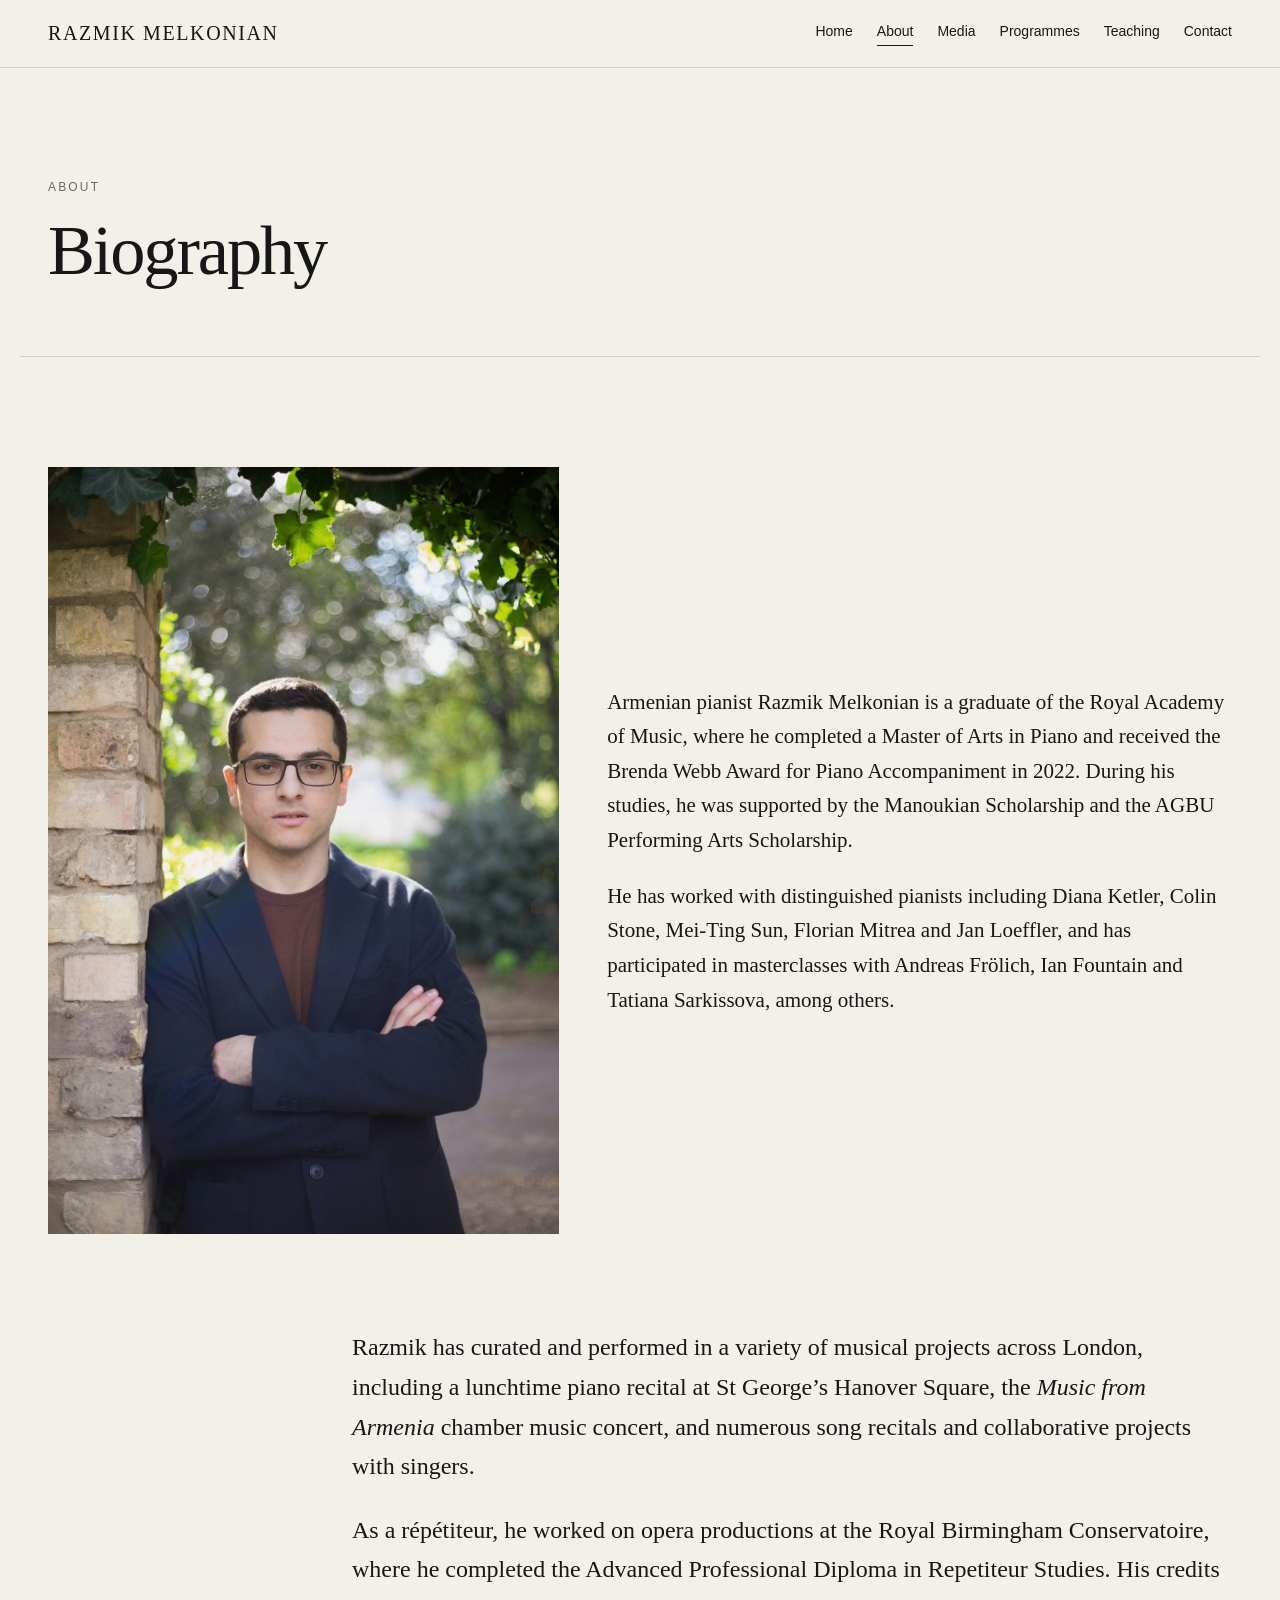
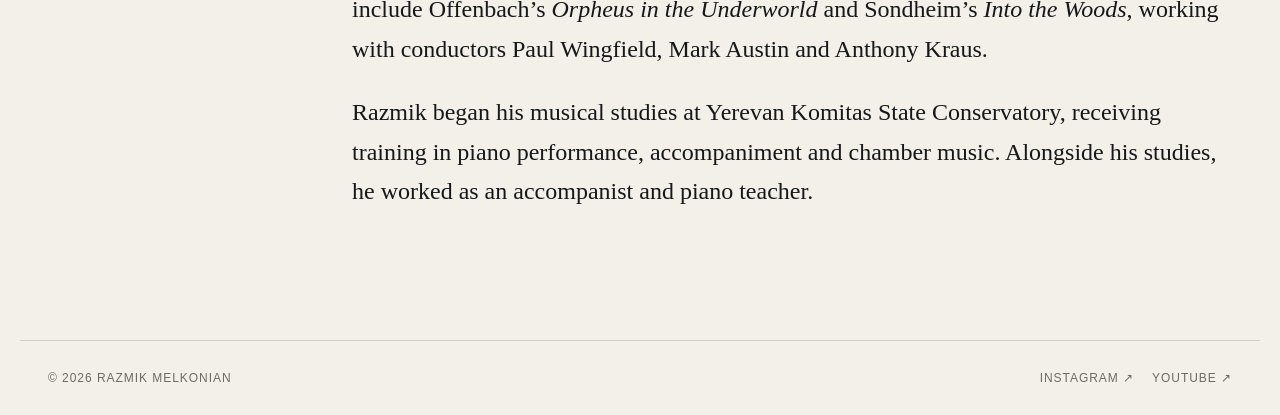
<file: about.html>
<!doctype html>
<html lang="en">
<head>
  <meta charset="utf-8">
  <meta name="viewport" content="width=device-width, initial-scale=1">
  <meta name="description" content="Razmik Melkonian — Pianist, Répétiteur and Piano Teacher.">
  <meta name="theme-color" content="#f3f0e9">
  <title>About — Razmik Melkonian</title>
  <link rel="stylesheet" href="styles.css">
  <style>
    .about-intro{padding-bottom:6px}
    .about-continuation{padding-top:6px}
    @media(max-width:900px){
      .about-intro{padding-bottom:0}
      .section.compact.about-continuation{padding-top:32px}
    }
  </style>
</head>
<body>

<header class="site-header">
  <nav class="nav">
    <a class="brand" href="index.html">RAZMIK MELKONIAN</a>
    <button class="menu-btn" aria-label="Open navigation" aria-expanded="false">☰</button>
    <div class="nav-links">
      <a class="" href="index.html">Home</a>
<a class="active" href="about.html">About</a>
<a class="" href="media.html">Media</a>
<a class="" href="programmes.html">Programmes</a>
<a class="" href="teaching.html">Teaching</a>
<a class="" href="contact.html">Contact</a>
    </div>
  </nav>
</header>

<main>
  <section class="page-hero">
    <div class="eyebrow">About</div>
    <h2>Biography</h2>
  </section>
  <section class="section about-intro">
    <div class="feature">
      <div class="photo-feature"><img src="assets/razmik-headshot-garden.jpg" alt="Portrait of Razmik Melkonian"></div>
      <div class="bio" style="font-size:21px;margin:0">
        <p>Armenian pianist Razmik Melkonian is a graduate of the Royal Academy of Music, where he completed a Master of Arts in Piano and received the Brenda Webb Award for Piano Accompaniment in 2022. During his studies, he was supported by the Manoukian Scholarship and the AGBU Performing Arts Scholarship.</p>
        <p>He has worked with distinguished pianists including Diana Ketler, Colin Stone, Mei-Ting Sun, Florian Mitrea and Jan Loeffler, and has participated in masterclasses with Andreas Frölich, Ian Fountain and Tatiana Sarkissova, among others.</p>
      </div>
    </div>
  </section>
  <section class="section compact about-continuation">
    <div class="bio">
      <p>Razmik has curated and performed in a variety of musical projects across London, including a lunchtime piano recital at St George’s Hanover Square, the <em>Music from Armenia</em> chamber music concert, and numerous song recitals and collaborative projects with singers.</p>
      <p>As a répétiteur, he worked on opera productions at the Royal Birmingham Conservatoire, where he completed the Advanced Professional Diploma in Repetiteur Studies. His credits include Offenbach’s <em>Orpheus in the Underworld</em> and Sondheim’s <em>Into the Woods</em>, working with conductors Paul Wingfield, Mark Austin and Anthony Kraus.</p>
      <p>Razmik began his musical studies at Yerevan Komitas State Conservatory, receiving training in piano performance, accompaniment and chamber music. Alongside his studies, he worked as an accompanist and piano teacher.</p>
    </div>
  </section>
</main>

<footer class="footer">
  <div>© 2026 Razmik Melkonian</div>
  <div class="socials">
    <a href="https://www.instagram.com/razmik__melkonian/" target="_blank" rel="noopener">Instagram ↗</a>
    <a href="https://www.youtube.com/@razmikmelkonian" target="_blank" rel="noopener">YouTube ↗</a>
  </div>
</footer>
<script src="script.js"></script>

</body>
</html>
</file>
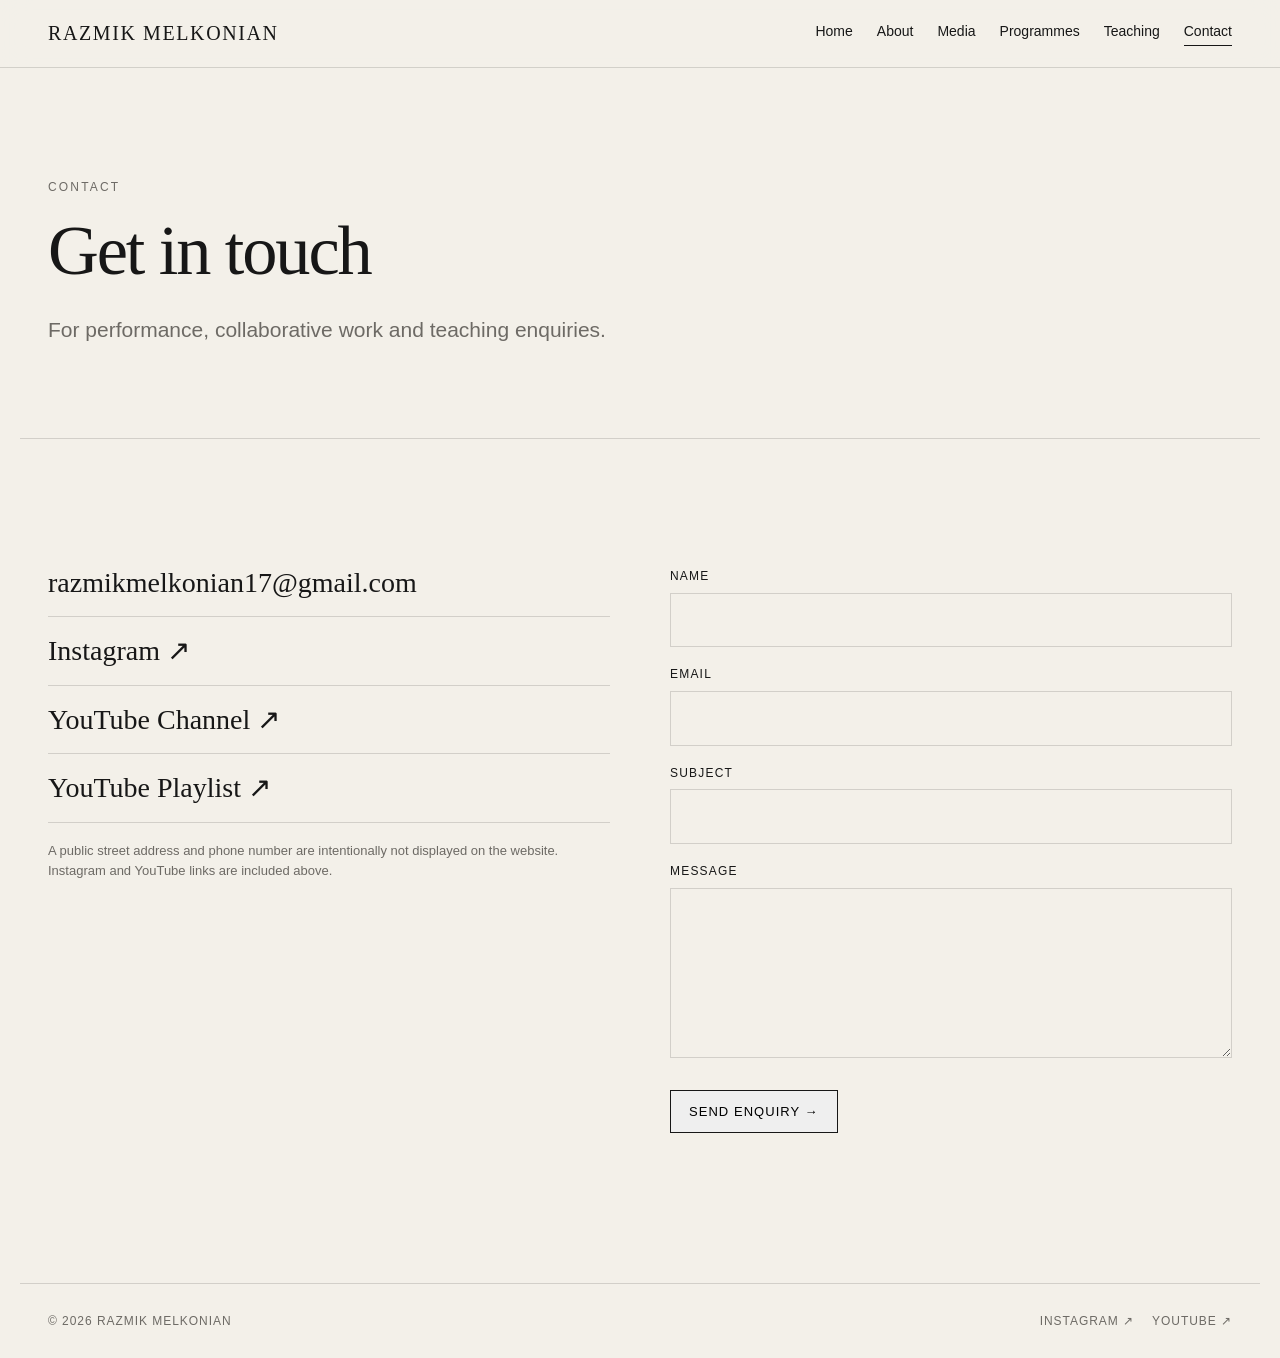
<file: contact.html>
<!doctype html>
<html lang="en">
<head>
  <meta charset="utf-8">
  <meta name="viewport" content="width=device-width, initial-scale=1">
  <meta name="description" content="Razmik Melkonian — Pianist, Répétiteur and Piano Teacher.">
  <meta name="theme-color" content="#f3f0e9">
  <title>Contact — Razmik Melkonian</title>
  <link rel="stylesheet" href="styles.css">
</head>
<body>

<header class="site-header">
  <nav class="nav">
    <a class="brand" href="index.html">RAZMIK MELKONIAN</a>
    <button class="menu-btn" aria-label="Open navigation" aria-expanded="false">☰</button>
    <div class="nav-links">
      <a class="" href="index.html">Home</a>
<a class="" href="about.html">About</a>
<a class="" href="media.html">Media</a>
<a class="" href="programmes.html">Programmes</a>
<a class="" href="teaching.html">Teaching</a>
<a class="active" href="contact.html">Contact</a>
    </div>
  </nav>
</header>

<main>
  <section class="page-hero">
    <div class="eyebrow">Contact</div>
    <h2>Get in touch</h2>
    <p>For performance, collaborative work and teaching enquiries.</p>
  </section>
  <section class="section">
    <div class="contact-grid">
      <div>
        <div class="contact-list">
          <a href="mailto:razmikmelkonian17@gmail.com">razmikmelkonian17@gmail.com</a>
          <a target="_blank" rel="noopener" href="https://www.instagram.com/razmik__melkonian/">Instagram ↗</a>
          <a target="_blank" rel="noopener" href="https://www.youtube.com/@razmikmelkonian">YouTube Channel ↗</a>
          <a target="_blank" rel="noopener" href="https://youtube.com/playlist?list=PLI7jfbZRQ79Y">YouTube Playlist ↗</a>
        </div>
        <p class="contact-note">A public street address and phone number are intentionally not displayed on the website. Instagram and YouTube links are included above.</p>
      </div>
      <form class="form" action="mailto:razmikmelkonian17@gmail.com" method="post" enctype="text/plain">
        <label for="name">Name</label><input id="name" name="name" required>
        <label for="email">Email</label><input id="email" name="email" type="email" required>
        <label for="subject">Subject</label><input id="subject" name="subject">
        <label for="message">Message</label><textarea id="message" name="message" required></textarea>
        <button class="btn" type="submit">Send enquiry →</button>
      </form>
    </div>
  </section>
</main>

<footer class="footer">
  <div>© 2026 Razmik Melkonian</div>
  <div class="socials">
    <a href="https://www.instagram.com/razmik__melkonian/" target="_blank" rel="noopener">Instagram ↗</a>
    <a href="https://www.youtube.com/@razmikmelkonian" target="_blank" rel="noopener">YouTube ↗</a>
  </div>
</footer>
<script src="script.js"></script>

</body>
</html>
</file>
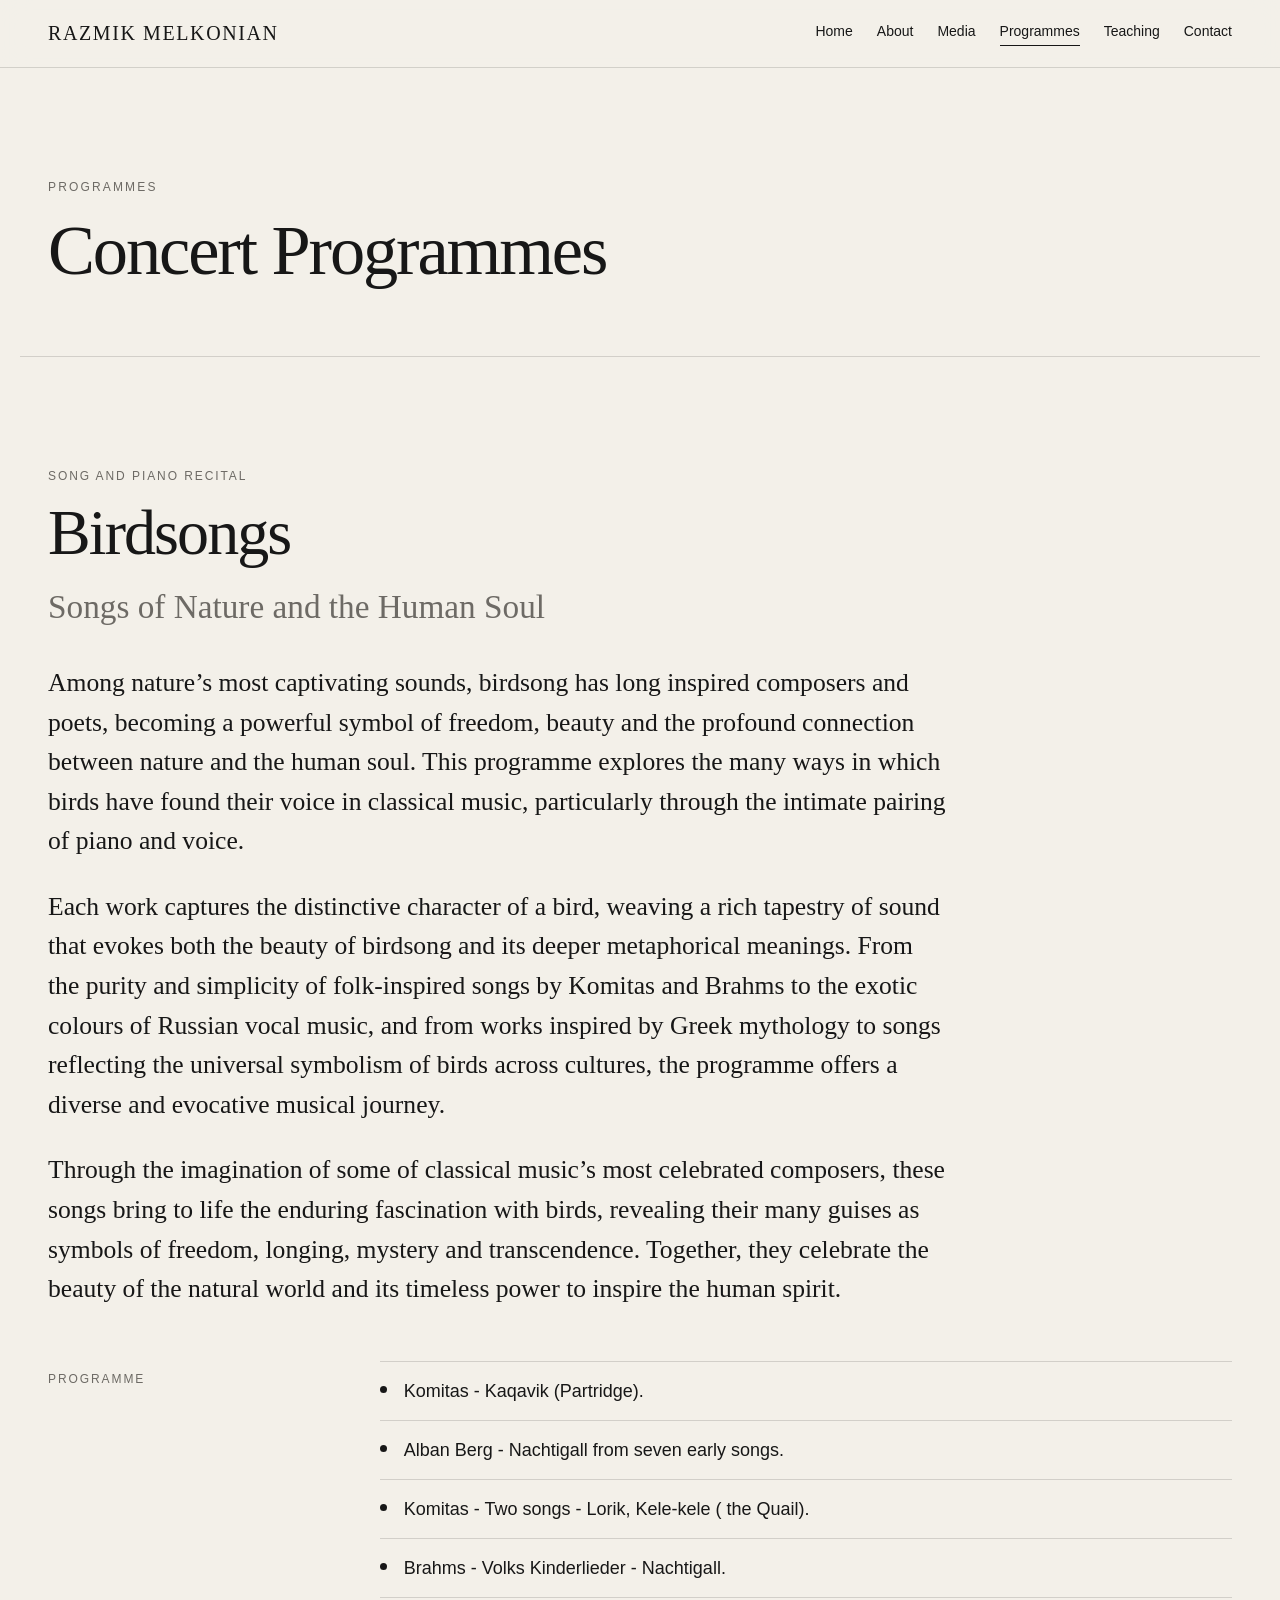
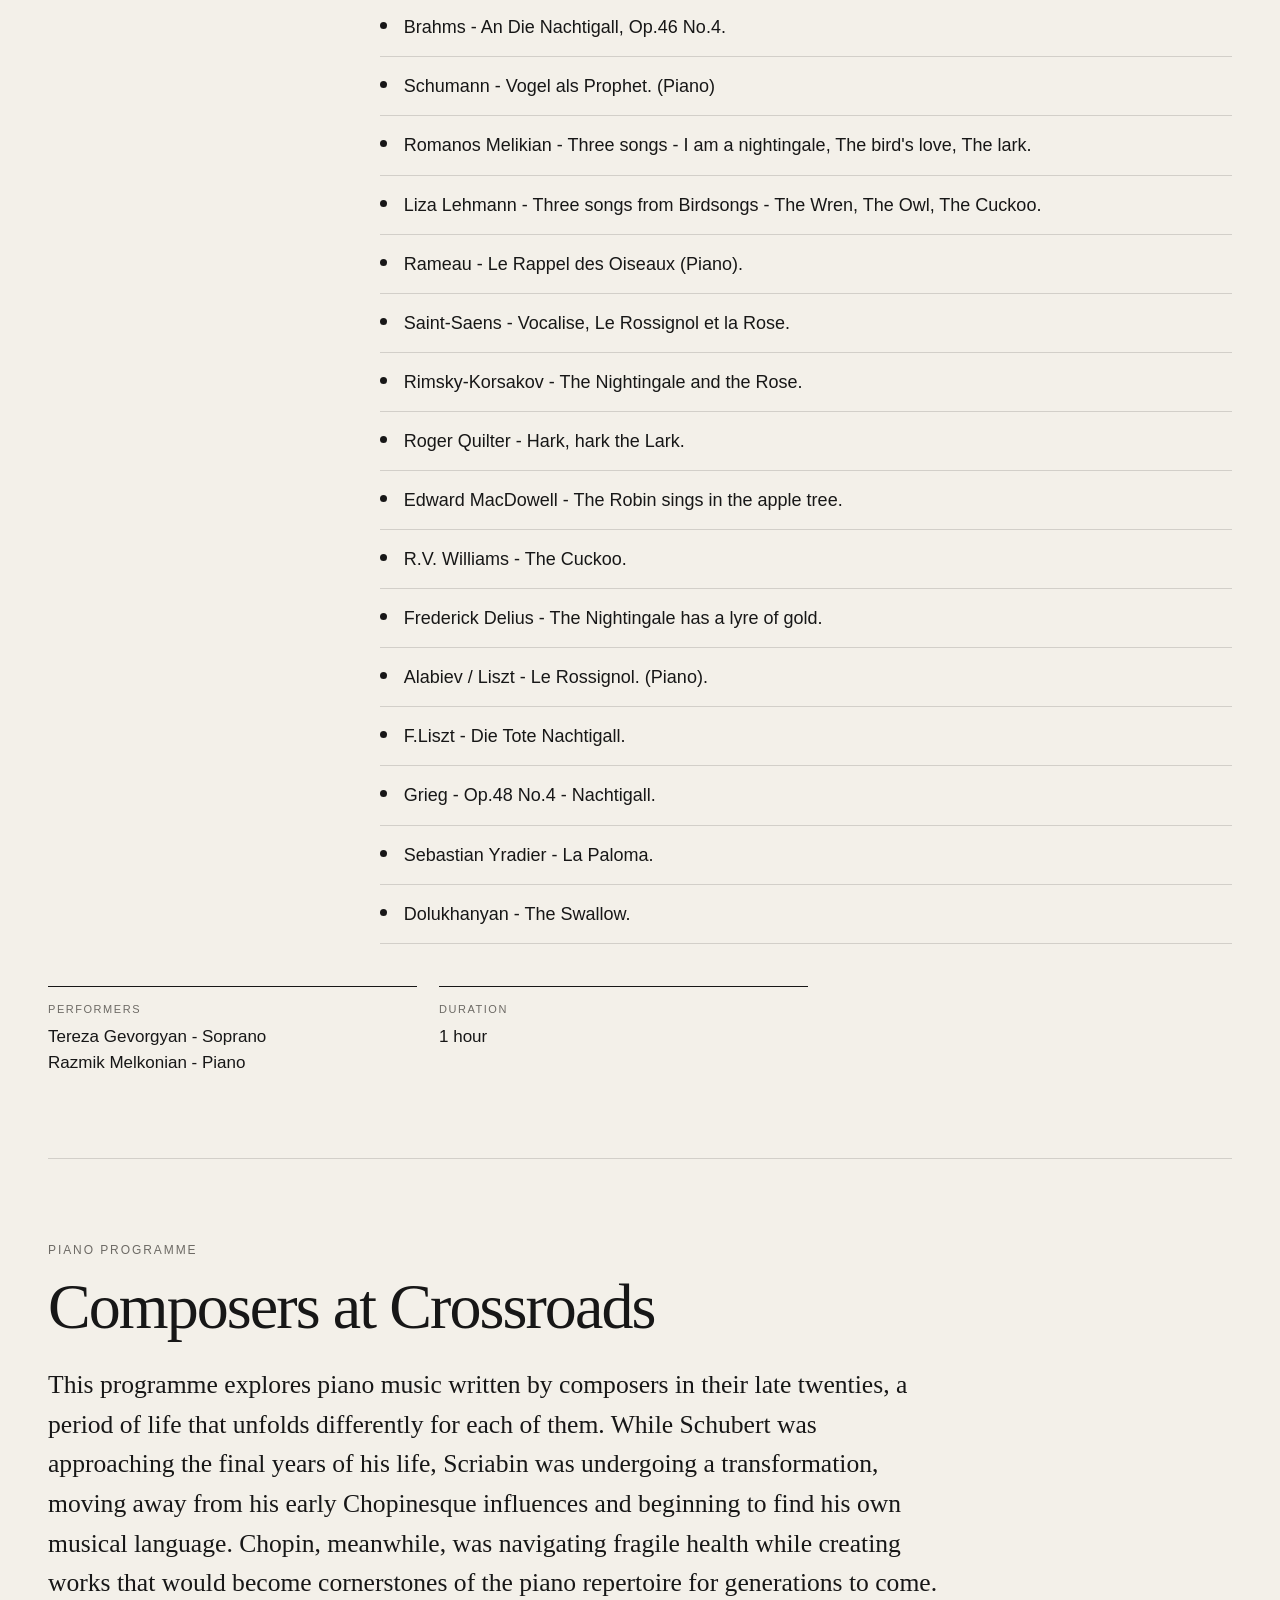
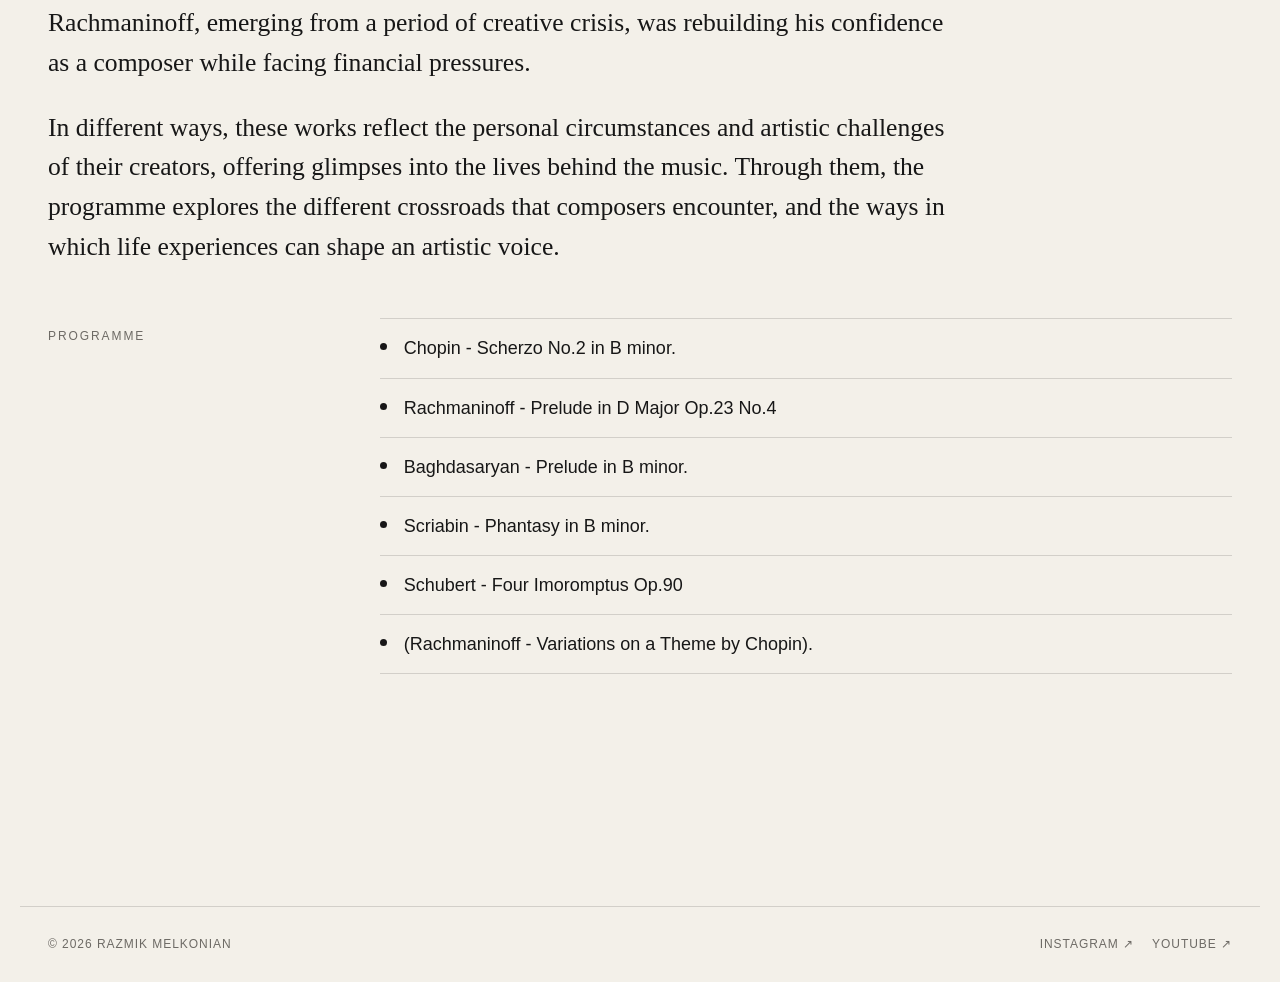
<file: programmes.html>
<!doctype html>
<html lang="en">
<head>
  <meta charset="utf-8">
  <meta name="viewport" content="width=device-width, initial-scale=1">
  <meta name="description" content="Razmik Melkonian — Concert Programmes.">
  <meta name="theme-color" content="#f3f0e9">
  <title>Programmes — Razmik Melkonian</title>
  <link rel="stylesheet" href="styles.css">
  <style>
    .programme-feature{
      padding:82px 0;
      border-top:1px solid var(--line);
    }
    .programme-feature:first-child{border-top:0;padding-top:0}
    .programme-kicker{
      font-size:12px;
      letter-spacing:.16em;
      text-transform:uppercase;
      color:var(--muted);
      margin-bottom:14px;
    }
    .programme-title{
      font-family:Georgia,'Times New Roman',serif;
      font-size:clamp(36px,5vw,68px);
      line-height:1.02;
      font-weight:400;
      letter-spacing:-.03em;
      margin:0 0 16px;
    }
    .programme-subtitle{
      font-family:Georgia,'Times New Roman',serif;
      font-size:clamp(22px,2.6vw,34px);
      margin:0 0 30px;
      color:var(--muted);
    }
    .programme-intro{
      max-width:900px;
      font-family:Georgia,'Times New Roman',serif;
      font-size:clamp(20px,2vw,27px);
      line-height:1.55;
    }
    .programme-list-wrap{
      margin-top:52px;
      display:grid;
      grid-template-columns:.34fr 1fr;
      gap:42px;
      align-items:start;
    }
    .programme-list-heading{
      font-size:12px;
      letter-spacing:.16em;
      text-transform:uppercase;
      color:var(--muted);
      padding-top:9px;
    }
    .programme-list{
      list-style:none;
      margin:0;
      padding:0;
      border-top:1px solid var(--line);
    }
    .programme-list li{
      position:relative;
      padding:16px 0 16px 24px;
      border-bottom:1px solid var(--line);
      font-size:18px;
      line-height:1.45;
    }
    .programme-list li::before{
      content:"";
      position:absolute;
      left:0;
      top:24px;
      width:7px;
      height:7px;
      border-radius:50%;
      background:var(--ink);
    }
    .programme-details{
      margin-top:42px;
      display:grid;
      grid-template-columns:repeat(2,minmax(0,1fr));
      gap:22px;
      max-width:760px;
    }
    .programme-detail{
      border-top:1px solid var(--ink);
      padding-top:14px;
    }
    .programme-detail small{
      display:block;
      margin-bottom:6px;
      color:var(--muted);
      text-transform:uppercase;
      letter-spacing:.14em;
      font-size:11px;
    }
    .programme-detail p{margin:0;font-size:17px}
    @media(max-width:760px){
      .programme-feature{padding:58px 0}
      .programme-list-wrap{grid-template-columns:1fr;gap:14px;margin-top:38px}
      .programme-details{grid-template-columns:1fr}
      .programme-list li{font-size:17px}
    }
  </style>
</head>
<body>

<header class="site-header">
  <nav class="nav">
    <a class="brand" href="index.html">RAZMIK MELKONIAN</a>
    <button class="menu-btn" aria-label="Open navigation" aria-expanded="false">☰</button>
    <div class="nav-links">
      <a class="" href="index.html">Home</a>
<a class="" href="about.html">About</a>
<a class="" href="media.html">Media</a>
<a class="active" href="programmes.html">Programmes</a>
<a class="" href="teaching.html">Teaching</a>
<a class="" href="contact.html">Contact</a>
    </div>
  </nav>
</header>

<main>
  <section class="page-hero">
    <div class="eyebrow">Programmes</div>
    <h2>Concert Programmes</h2>
  </section>

  <section class="section">
    <article class="programme-feature">
      <div class="programme-kicker">Song and Piano Recital</div>
      <h3 class="programme-title">Birdsongs</h3>
      <p class="programme-subtitle">Songs of Nature and the Human Soul</p>

      <div class="programme-intro">
        <p>Among nature’s most captivating sounds, birdsong has long inspired composers and poets, becoming a powerful symbol of freedom, beauty and the profound connection between nature and the human soul. This programme explores the many ways in which birds have found their voice in classical music, particularly through the intimate pairing of piano and voice.</p>
        <p>Each work captures the distinctive character of a bird, weaving a rich tapestry of sound that evokes both the beauty of birdsong and its deeper metaphorical meanings. From the purity and simplicity of folk-inspired songs by Komitas and Brahms to the exotic colours of Russian vocal music, and from works inspired by Greek mythology to songs reflecting the universal symbolism of birds across cultures, the programme offers a diverse and evocative musical journey.</p>
        <p>Through the imagination of some of classical music’s most celebrated composers, these songs bring to life the enduring fascination with birds, revealing their many guises as symbols of freedom, longing, mystery and transcendence. Together, they celebrate the beauty of the natural world and its timeless power to inspire the human spirit.</p>
      </div>

      <div class="programme-list-wrap">
        <div class="programme-list-heading">Programme</div>
        <ul class="programme-list">
          <li>Komitas - Kaqavik (Partridge).</li>
          <li>Alban Berg - Nachtigall from seven early songs.</li>
          <li>Komitas - Two songs - Lorik, Kele-kele ( the Quail).</li>
          <li>Brahms - Volks Kinderlieder - Nachtigall.</li>
          <li>Brahms - An Die Nachtigall, Op.46 No.4.</li>
          <li>Schumann - Vogel als Prophet. (Piano)</li>
          <li>Romanos Melikian - Three songs - I am a nightingale, The bird's love, The lark.</li>
          <li>Liza Lehmann - Three songs from Birdsongs - The Wren, The Owl, The Cuckoo.</li>
          <li>Rameau - Le Rappel des Oiseaux (Piano).</li>
          <li>Saint-Saens - Vocalise, Le Rossignol et la Rose.</li>
          <li>Rimsky-Korsakov - The Nightingale and the Rose.</li>
          <li>Roger Quilter - Hark, hark the Lark.</li>
          <li>Edward MacDowell - The Robin sings in the apple tree.</li>
          <li>R.V. Williams - The Cuckoo.</li>
          <li>Frederick Delius - The Nightingale has a lyre of gold.</li>
          <li>Alabiev / Liszt - Le Rossignol. (Piano).</li>
          <li>F.Liszt - Die Tote Nachtigall.</li>
          <li>Grieg - Op.48 No.4 - Nachtigall.</li>
          <li>Sebastian Yradier - La Paloma.</li>
          <li>Dolukhanyan - The Swallow.</li>
        </ul>
      </div>

      <div class="programme-details">
        <div class="programme-detail">
          <small>Performers</small>
          <p>Tereza Gevorgyan - Soprano<br>Razmik Melkonian - Piano</p>
        </div>
        <div class="programme-detail">
          <small>Duration</small>
          <p>1 hour</p>
        </div>
      </div>
    </article>

    <article class="programme-feature">
      <div class="programme-kicker">Piano Programme</div>
      <h3 class="programme-title">Composers at Crossroads</h3>

      <div class="programme-intro">
        <p>This programme explores piano music written by composers in their late twenties, a period of life that unfolds differently for each of them. While Schubert was approaching the final years of his life, Scriabin was undergoing a transformation, moving away from his early Chopinesque influences and beginning to find his own musical language. Chopin, meanwhile, was navigating fragile health while creating works that would become cornerstones of the piano repertoire for generations to come. Rachmaninoff, emerging from a period of creative crisis, was rebuilding his confidence as a composer while facing financial pressures.</p>
        <p>In different ways, these works reflect the personal circumstances and artistic challenges of their creators, offering glimpses into the lives behind the music. Through them, the programme explores the different crossroads that composers encounter, and the ways in which life experiences can shape an artistic voice.</p>
      </div>

      <div class="programme-list-wrap">
        <div class="programme-list-heading">Programme</div>
        <ul class="programme-list">
          <li>Chopin - Scherzo No.2 in B minor.</li>
          <li>Rachmaninoff - Prelude in D Major Op.23 No.4</li>
          <li>Baghdasaryan - Prelude in B minor.</li>
          <li>Scriabin - Phantasy in B minor.</li>
          <li>Schubert - Four Imoromptus Op.90</li>
          <li>(Rachmaninoff - Variations on a Theme by Chopin).</li>
        </ul>
      </div>
    </article>
  </section>
</main>

<footer class="footer">
  <div>© 2026 Razmik Melkonian</div>
  <div class="socials">
    <a href="https://www.instagram.com/razmik__melkonian/" target="_blank" rel="noopener">Instagram ↗</a>
    <a href="https://www.youtube.com/@razmikmelkonian" target="_blank" rel="noopener">YouTube ↗</a>
  </div>
</footer>
<script src="script.js"></script>

</body>
</html>
</file>
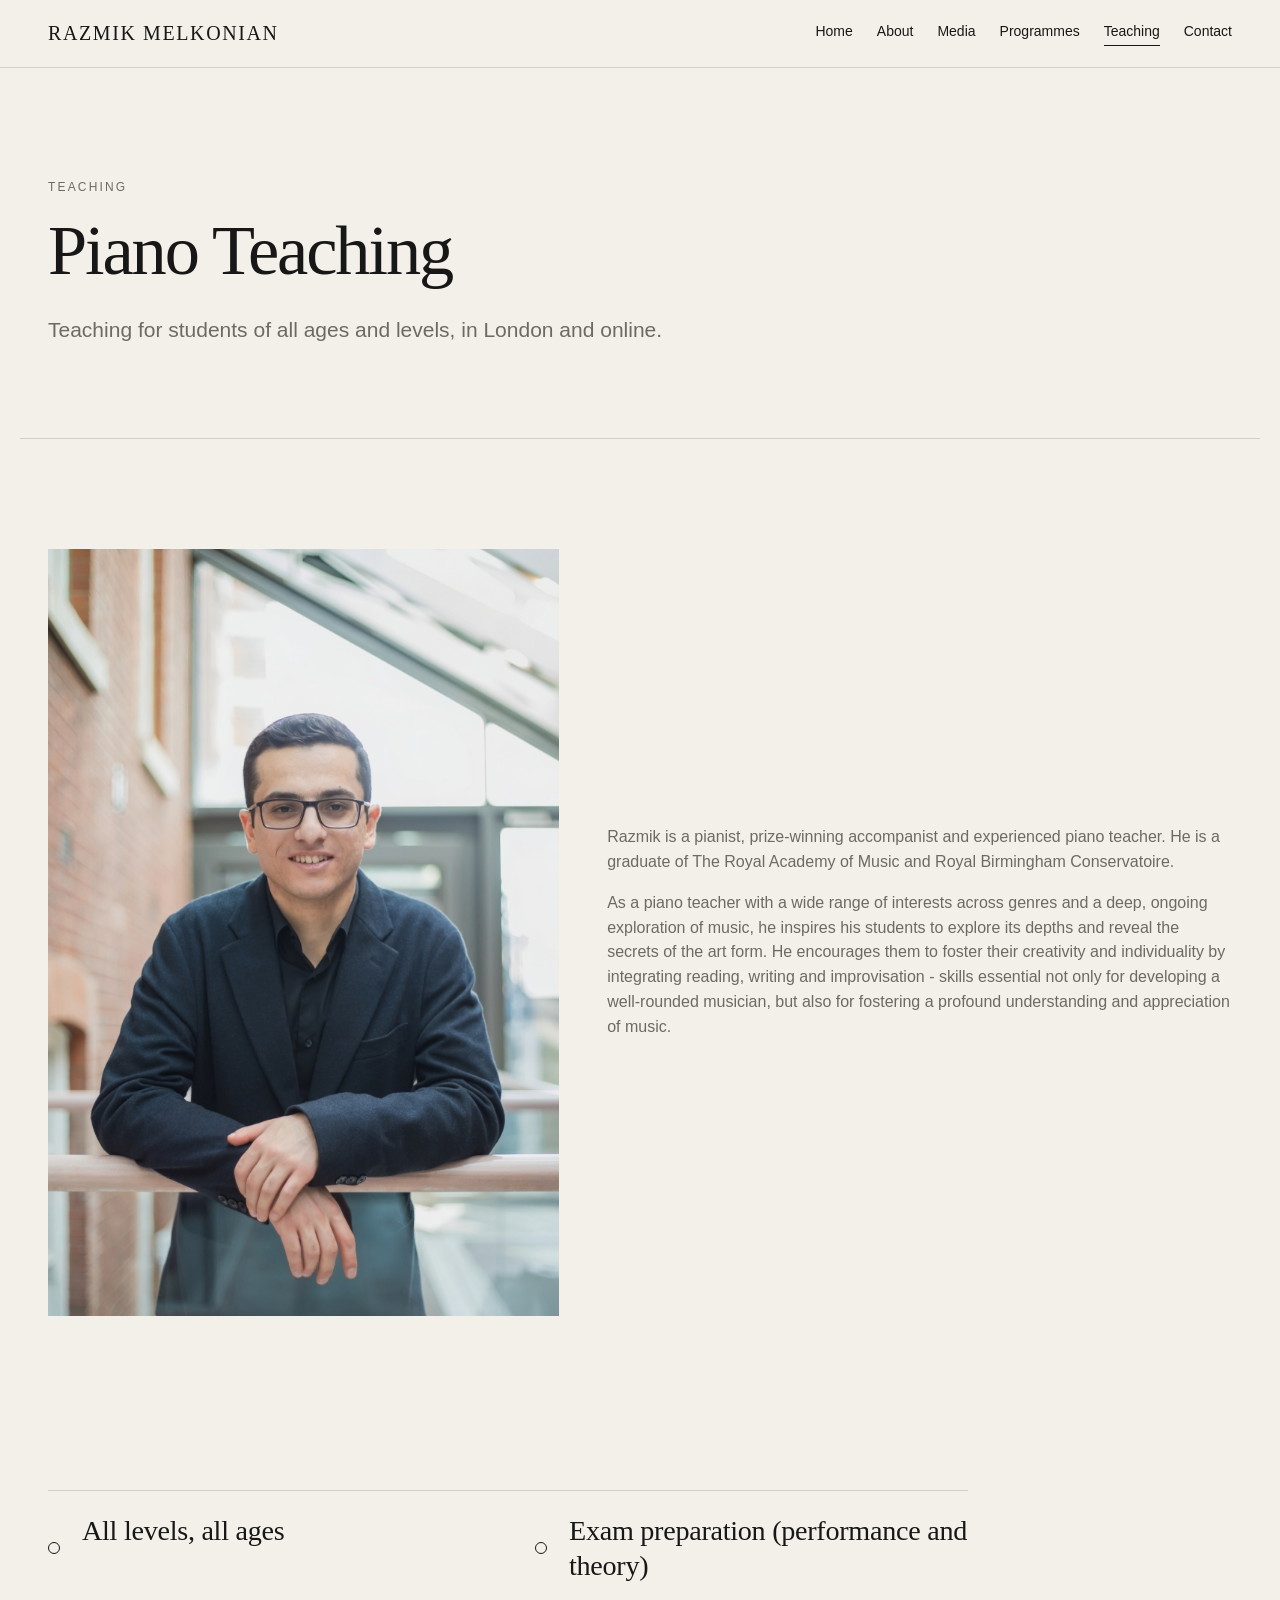
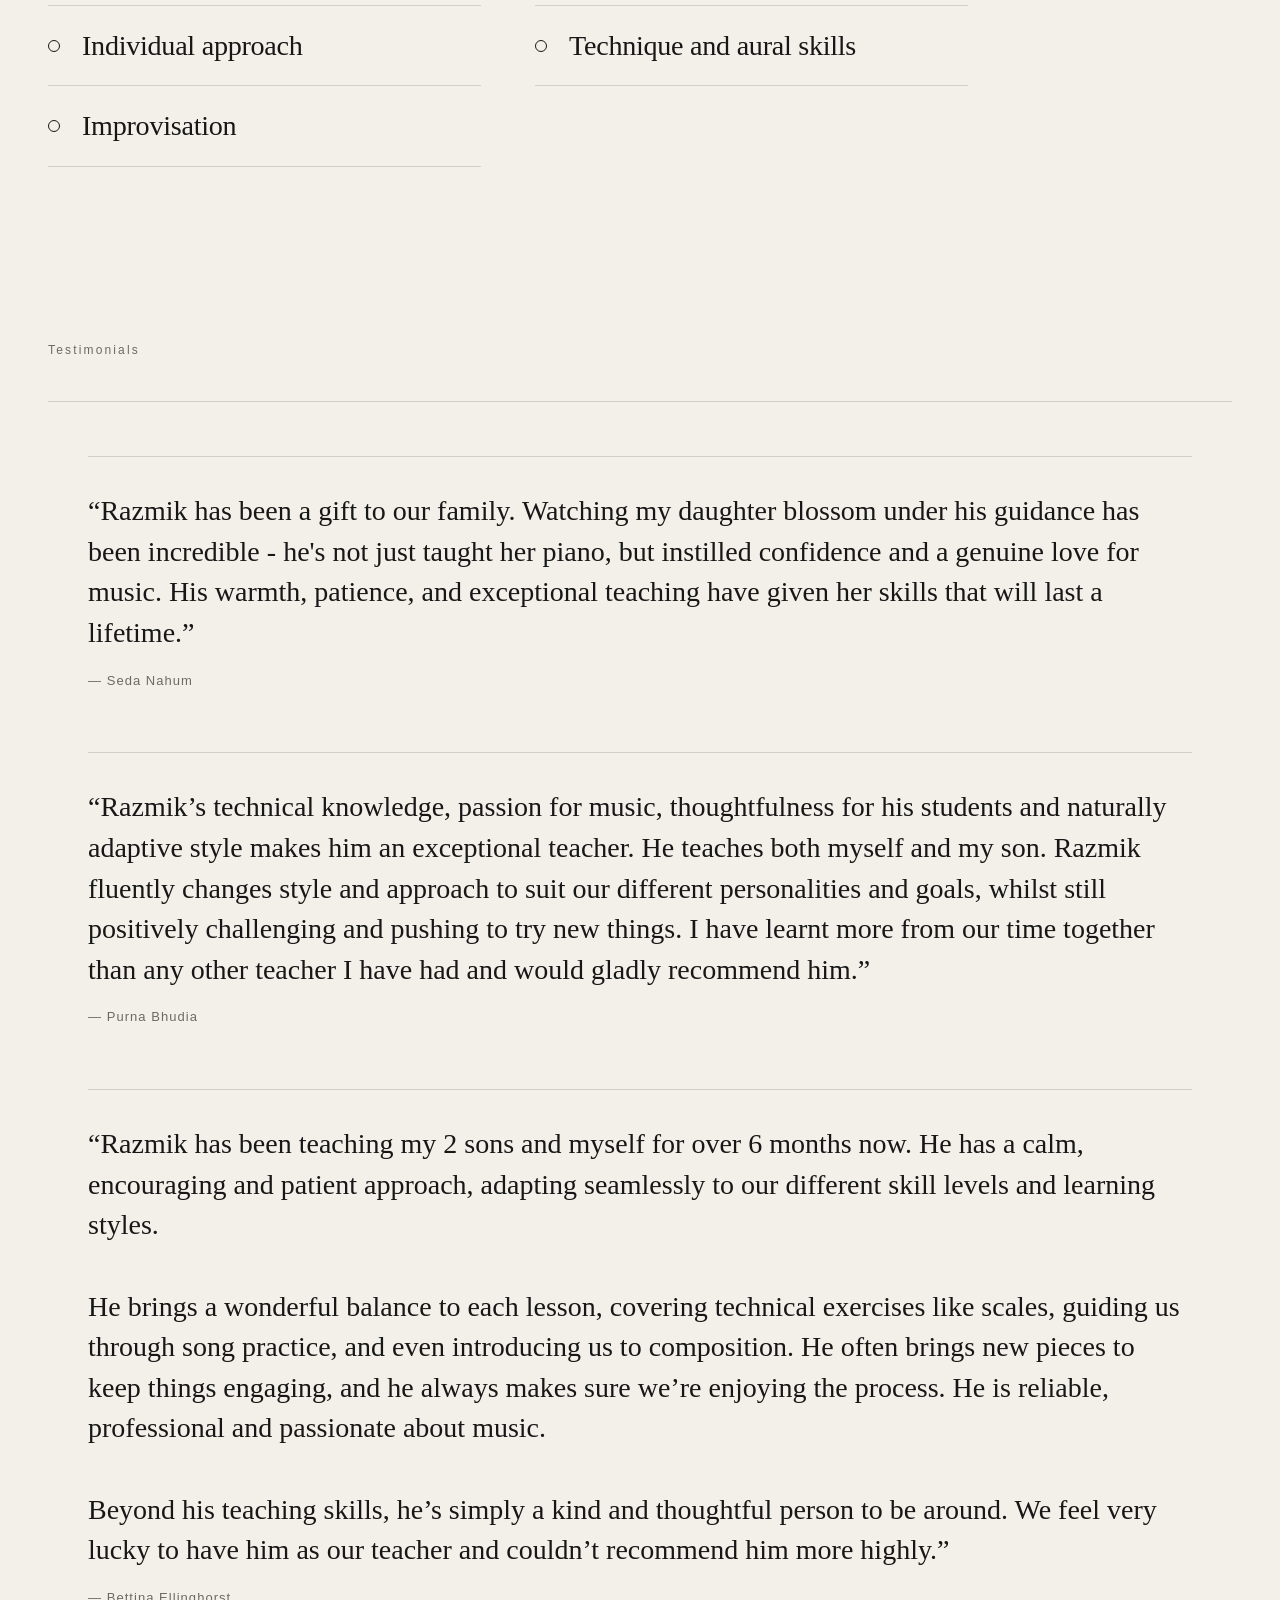
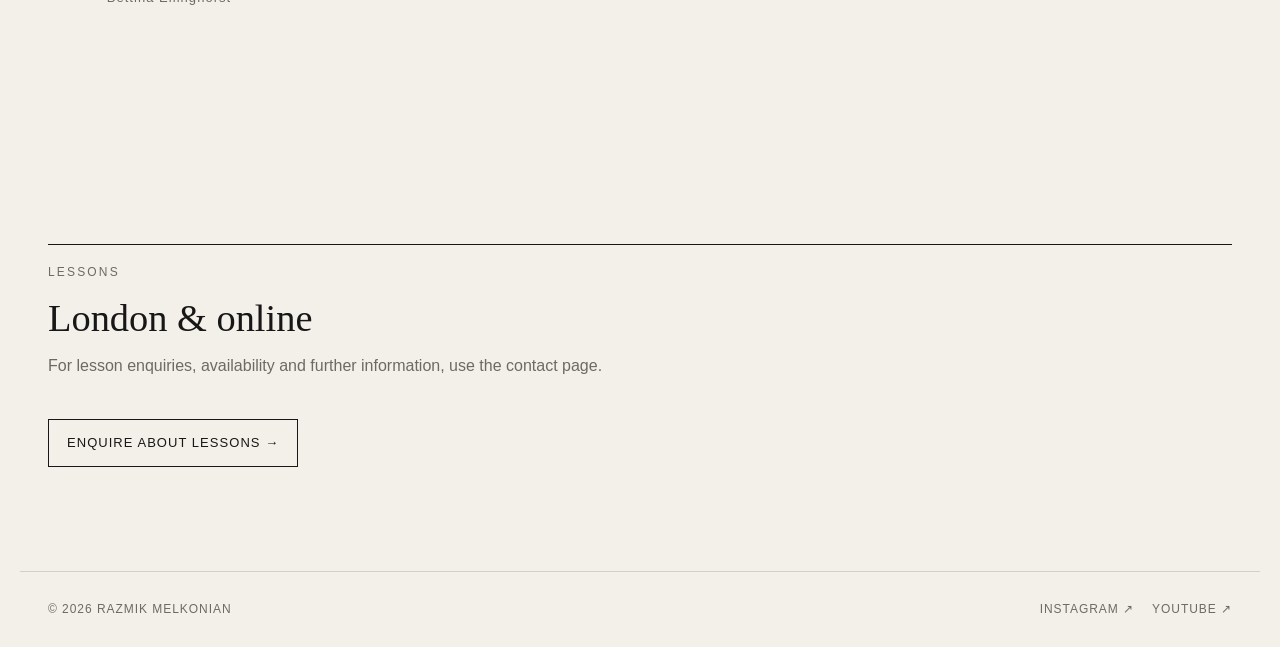
<file: teaching.html>
<!doctype html>
<html lang="en">
<head>
  <meta charset="utf-8">
  <meta name="viewport" content="width=device-width, initial-scale=1">
  <meta name="description" content="Razmik Melkonian — Pianist, Répétiteur and Piano Teacher.">
  <meta name="theme-color" content="#f3f0e9">
  <title>Teaching — Razmik Melkonian</title>
  <link rel="stylesheet" href="styles.css">
  <style>
    .teaching-points{
      list-style:none;
      margin:0;
      padding:0;
      max-width:920px;
      display:grid;
      grid-template-columns:repeat(2,minmax(0,1fr));
      gap:0 54px;
      border-top:1px solid var(--line);
    }
    .teaching-points li{
      position:relative;
      padding:22px 0 22px 34px;
      border-bottom:1px solid var(--line);
      font-family:Georgia,'Times New Roman',serif;
      font-size:clamp(22px,2.2vw,30px);
      line-height:1.25;
      letter-spacing:-.01em;
    }
    .teaching-points li::before{
      content:"";
      position:absolute;
      left:0;
      top:50%;
      width:10px;
      height:10px;
      border:1px solid var(--ink);
      border-radius:50%;
      transform:translateY(-50%);
    }
    @media(max-width:700px){
      .teaching-points{grid-template-columns:1fr}
      .teaching-points li{font-size:22px;padding:18px 0 18px 30px}
    }
  </style>
</head>
<body>

<header class="site-header">
  <nav class="nav">
    <a class="brand" href="index.html">RAZMIK MELKONIAN</a>
    <button class="menu-btn" aria-label="Open navigation" aria-expanded="false">☰</button>
    <div class="nav-links">
      <a class="" href="index.html">Home</a>
<a class="" href="about.html">About</a>
<a class="" href="media.html">Media</a>
<a class="" href="programmes.html">Programmes</a>
<a class="active" href="teaching.html">Teaching</a>
<a class="" href="contact.html">Contact</a>
    </div>
  </nav>
</header>

<main>
  <section class="page-hero">
    <div class="eyebrow">Teaching</div>
    <h2>Piano Teaching</h2>
    <p>Teaching for students of all ages and levels, in London and online.</p>
  </section>

  <section class="section">
    <div class="feature">
      <div class="photo-feature"><img src="assets/razmik-portrait-indoor.jpg" alt="Razmik Melkonian"></div>
      <div>
        <p class="muted">Razmik is a pianist, prize-winning accompanist and experienced piano teacher. He is a graduate of The Royal Academy of Music and Royal Birmingham Conservatoire.</p>
        <p class="muted">As a piano teacher with a wide range of interests across genres and a deep, ongoing exploration of music, he inspires his students to explore its depths and reveal the secrets of the art form. He encourages them to foster their creativity and individuality by integrating reading, writing and improvisation - skills essential not only for developing a well-rounded musician, but also for fostering a profound understanding and appreciation of music.</p>
      </div>
    </div>
  </section>

  <section class="section compact">
    <ul class="teaching-points">
      <li>All levels, all ages</li>
      <li>Exam preparation (performance and theory)</li>
      <li>Individual approach</li>
      <li>Technique and aural skills</li>
      <li>Improvisation</li>
    </ul>
  </section>

  <section class="section">
    <div class="section-head"><div class="section-number">Testimonials</div></div>

    <blockquote class="quote">“Razmik has been a gift to our family. Watching my daughter blossom under his guidance has been incredible - he's not just taught her piano, but instilled confidence and a genuine love for music. His warmth, patience, and exceptional teaching have given her skills that will last a lifetime.”<footer>— Seda Nahum</footer></blockquote>

    <blockquote class="quote">“Razmik’s technical knowledge, passion for music, thoughtfulness for his students and naturally adaptive style makes him an exceptional teacher. He teaches both myself and my son. Razmik fluently changes style and approach to suit our different personalities and goals, whilst still positively challenging and pushing to try new things. I have learnt more from our time together than any other teacher I have had and would gladly recommend him.”<footer>— Purna Bhudia</footer></blockquote>

    <blockquote class="quote">“Razmik has been teaching my 2 sons and myself for over 6 months now. He has a calm, encouraging and patient approach, adapting seamlessly to our different skill levels and learning styles.<br><br>He brings a wonderful balance to each lesson, covering technical exercises like scales, guiding us through song practice, and even introducing us to composition. He often brings new pieces to keep things engaging, and he always makes sure we’re enjoying the process. He is reliable, professional and passionate about music.<br><br>Beyond his teaching skills, he’s simply a kind and thoughtful person to be around. We feel very lucky to have him as our teacher and couldn’t recommend him more highly.”<footer>— Bettina Ellinghorst</footer></blockquote>
  </section>

  <section class="section compact">
    <div class="card">
      <div class="eyebrow">Lessons</div>
      <h3>London & online</h3>
      <p class="muted">For lesson enquiries, availability and further information, use the contact page.</p>
      <a class="btn" href="contact.html">Enquire about lessons →</a>
    </div>
  </section>
</main>

<footer class="footer">
  <div>© 2026 Razmik Melkonian</div>
  <div class="socials">
    <a href="https://www.instagram.com/razmik__melkonian/" target="_blank" rel="noopener">Instagram ↗</a>
    <a href="https://www.youtube.com/@razmikmelkonian" target="_blank" rel="noopener">YouTube ↗</a>
  </div>
</footer>
<script src="script.js"></script>

</body>
</html>
</file>
<file: styles.css>
:root{
  --ink:#171717;
  --muted:#6d6a65;
  --paper:#f3f0e9;
  --paper-2:#e8e3d8;
  --accent:#9a7b4f;
  --line:rgba(23,23,23,.15);
  --max:1240px;
}
*{box-sizing:border-box}
html{scroll-behavior:smooth}
body{
  margin:0;
  background:var(--paper);
  color:var(--ink);
  font-family:Arial, Helvetica, sans-serif;
  line-height:1.55;
}
a{color:inherit;text-decoration:none}
img{max-width:100%;display:block}
.site-header{
  position:sticky;top:0;z-index:20;
  background:rgba(243,240,233,.93);
  backdrop-filter:blur(14px);
  border-bottom:1px solid var(--line);
}
.nav{
  max-width:var(--max);margin:auto;
  display:flex;align-items:center;justify-content:space-between;
  padding:18px 28px;gap:24px;
}
.brand{
  font-family:Georgia,'Times New Roman',serif;
  font-size:20px;letter-spacing:.08em;
}
.nav-links{display:flex;gap:24px;align-items:center;font-size:14px}
.nav-links a{padding-bottom:3px;border-bottom:1px solid transparent}
.nav-links a:hover,.nav-links a.active{border-color:var(--ink)}
.menu-btn{display:none;background:none;border:0;font-size:23px}
.hero{
  min-height:82vh;
  max-width:var(--max);margin:auto;
  display:grid;grid-template-columns:1.05fr .95fr;
  align-items:stretch;
  padding:28px;
}
.hero-copy{
  display:flex;flex-direction:column;justify-content:center;
  padding:7vw 5vw 7vw 1vw;
}
.eyebrow{
  text-transform:uppercase;letter-spacing:.18em;
  font-size:12px;color:var(--muted);margin-bottom:18px;
}
h1,h2,h3{
  font-family:Georgia,'Times New Roman',serif;
  font-weight:400;line-height:1.02;margin:0;
}
h1{font-size:clamp(54px,8vw,118px);letter-spacing:-.045em}
h2{font-size:clamp(38px,5.5vw,76px);letter-spacing:-.03em}
h3{font-size:clamp(26px,3vw,40px)}
.hero-sub{
  margin-top:24px;font-size:clamp(18px,2vw,26px);
  color:var(--muted);max-width:680px;
}
.hero-art{
  min-height:640px;position:relative;overflow:hidden;
  background:
    radial-gradient(circle at 58% 28%, rgba(255,255,255,.4), transparent 22%),
    linear-gradient(145deg,#252525 0%,#5a5045 42%,#a38b6b 70%,#e0d6c8 100%);
}
.hero-art:before{
  content:"PORTRAIT PLACEHOLDER";
  position:absolute;inset:auto 24px 24px auto;
  color:rgba(255,255,255,.72);font-size:11px;letter-spacing:.18em;
}
.hero-art:after{
  content:"";
  position:absolute;width:56%;height:75%;left:18%;top:14%;
  border-radius:48% 48% 12% 12%;
  background:linear-gradient(180deg,rgba(255,255,255,.18),rgba(0,0,0,.14));
  box-shadow:0 22px 70px rgba(0,0,0,.2);
}
.section{max-width:var(--max);margin:auto;padding:110px 28px}
.section.compact{padding-top:64px;padding-bottom:64px}
.section-head{
  display:grid;grid-template-columns:.35fr 1fr;gap:44px;
  padding-bottom:42px;border-bottom:1px solid var(--line);margin-bottom:54px;
}
.section-number{font-size:12px;letter-spacing:.18em;color:var(--muted)}
.lead{font-family:Georgia,'Times New Roman',serif;font-size:clamp(24px,3.3vw,43px);line-height:1.25}
.grid-2{display:grid;grid-template-columns:1fr 1fr;gap:52px}
.grid-3{display:grid;grid-template-columns:repeat(3,1fr);gap:24px}
.card{
  border-top:1px solid var(--ink);padding-top:18px;min-height:210px;
}
.card p,.muted{color:var(--muted)}
.btn{
  display:inline-flex;align-items:center;gap:10px;
  border:1px solid var(--ink);padding:13px 18px;margin-top:24px;
  font-size:13px;letter-spacing:.08em;text-transform:uppercase;
}
.btn:hover{background:var(--ink);color:var(--paper)}
.feature{
  display:grid;grid-template-columns:.9fr 1.1fr;gap:48px;align-items:center;
}
.placeholder-wide{
  aspect-ratio:16/10;
  background:linear-gradient(125deg,#282623,#6b5f53 50%,#c5b39b);
  position:relative;overflow:hidden;
}
.placeholder-wide:after{
  content:"IMAGE / VIDEO PLACEHOLDER";
  position:absolute;right:18px;bottom:14px;color:#fff9;
  font-size:10px;letter-spacing:.16em;
}
.page-hero{
  max-width:var(--max);margin:auto;padding:110px 28px 70px;
  border-bottom:1px solid var(--line);
}
.page-hero p{max-width:760px;font-size:21px;color:var(--muted);margin-top:28px}
.bio{
  max-width:880px;margin-left:auto;
  font-family:Georgia,'Times New Roman',serif;font-size:24px;line-height:1.65;
}
.meta-grid{display:grid;grid-template-columns:repeat(4,1fr);gap:20px}
.meta{
  border-top:1px solid var(--line);padding-top:14px;font-size:14px
}
.media-grid{display:grid;grid-template-columns:repeat(12,1fr);gap:18px}
.media-item{min-height:280px;background:linear-gradient(135deg,#2f2b28,#b6a58e);position:relative}
.media-item:nth-child(1){grid-column:span 7;min-height:460px}
.media-item:nth-child(2){grid-column:span 5}
.media-item:nth-child(3){grid-column:span 5}
.media-item:nth-child(4){grid-column:span 7}
.media-item:after{
  content:"PLACEHOLDER";position:absolute;left:16px;bottom:13px;color:#fff9;font-size:10px;letter-spacing:.16em
}

.video-grid{
  display:grid;
  grid-template-columns:repeat(2,minmax(0,1fr));
  gap:42px 24px;
}
.video-card{border-top:1px solid var(--line);padding-top:16px}
.video-card h3{font-size:clamp(22px,2.2vw,32px);margin-top:18px}
.video-embed{
  width:100%;
  aspect-ratio:16/9;
  background:#171717;
  overflow:hidden;
}
.video-embed iframe{
  width:100%;
  height:100%;
  border:0;
  display:block;
}

.video-thumb{aspect-ratio:16/9;background:#222;display:flex;align-items:center;justify-content:center;color:#eee}
.programme{
  display:grid;grid-template-columns:.35fr 1fr;gap:40px;
  padding:34px 0;border-top:1px solid var(--line)
}
.programme small{color:var(--muted);letter-spacing:.12em;text-transform:uppercase}
.quote{
  font-family:Georgia,'Times New Roman',serif;font-size:28px;line-height:1.45;
  padding:34px 0;border-top:1px solid var(--line)
}
.quote footer{font-family:Arial,Helvetica,sans-serif;font-size:13px;color:var(--muted);margin-top:18px;letter-spacing:.08em}
.contact-grid{display:grid;grid-template-columns:1fr 1fr;gap:60px}
.contact-list{font-size:28px;font-family:Georgia,'Times New Roman',serif}
.contact-list a{display:block;padding:12px 0;border-bottom:1px solid var(--line)}
.form label{display:block;font-size:12px;letter-spacing:.1em;text-transform:uppercase;margin:18px 0 7px}
.form input,.form textarea{
  width:100%;border:1px solid var(--line);background:transparent;padding:14px;font:inherit
}
.form textarea{min-height:170px;resize:vertical}
.footer{
  border-top:1px solid var(--line);max-width:var(--max);margin:40px auto 0;
  padding:28px;display:flex;justify-content:space-between;gap:20px;
  font-size:12px;color:var(--muted);letter-spacing:.08em;text-transform:uppercase
}
.socials{display:flex;gap:18px}
@media(max-width:900px){
  .hero,.feature,.grid-2,.section-head,.contact-grid,.programme{grid-template-columns:1fr}
  .hero{padding-top:0}.hero-art{min-height:55vh}.hero-copy{padding:70px 0 50px}
  .grid-3,.meta-grid,.video-grid{grid-template-columns:1fr 1fr}
  .media-item,.media-item:nth-child(n){grid-column:span 12;min-height:300px}
  .nav-links{display:none;position:absolute;top:64px;left:0;right:0;background:var(--paper);padding:24px 28px;flex-direction:column;align-items:flex-start;border-bottom:1px solid var(--line)}
  .nav-links.open{display:flex}.menu-btn{display:block}
}
@media(max-width:560px){
  .grid-3,.meta-grid,.video-grid{grid-template-columns:1fr}
  .section{padding:80px 20px}.page-hero{padding:80px 20px 55px}
  .hero{padding:0 20px 20px}.nav{padding:16px 20px}
  .footer{margin-top:20px;padding:24px 20px;flex-direction:column}
  .bio{font-size:21px}
}


/* ---- Final portfolio additions ---- */
.hero-photo{
  min-height:640px;
  position:relative;
  overflow:hidden;
  background:#d8d1c6;
}
.hero-photo img{
  width:100%;
  height:100%;
  object-fit:cover;
  object-position:center 38%;
  position:absolute;
  inset:0;
}
.photo-feature{
  min-height:560px;
  overflow:hidden;
  background:#ddd7cd;
}
.photo-feature img{
  width:100%;
  height:100%;
  object-fit:cover;
  object-position:center 30%;
}
.photo-caption{
  color:var(--muted);
  font-size:12px;
  margin-top:10px;
  letter-spacing:.04em;
}
.video-grid{
  display:grid;
  grid-template-columns:repeat(2,minmax(0,1fr));
  gap:52px 26px;
}
.video-card{
  border-top:1px solid var(--line);
  padding-top:16px;
  min-width:0;
}
.video-card h3{
  font-size:clamp(22px,2.2vw,32px);
  margin-top:18px;
  line-height:1.2;
}
.video-card .video-meta{
  color:var(--muted);
  margin-top:8px;
  font-size:14px;
}
.video-embed{
  width:100%;
  aspect-ratio:16/9;
  overflow:hidden;
  background:#171717;
}
.video-embed iframe{
  width:100%;
  height:100%;
  display:block;
  border:0;
}
.video-loading{
  font-size:13px;
  color:var(--muted);
}
.playlist-hero{
  max-width:var(--max);
  margin:auto;
  padding:80px 28px 0;
}
.playlist-embed{
  width:100%;
  aspect-ratio:16/9;
  background:#171717;
  overflow:hidden;
}
.playlist-embed iframe{
  width:100%;
  height:100%;
  border:0;
  display:block;
}
.kicker-link{
  display:inline-flex;
  gap:10px;
  align-items:center;
  margin-top:18px;
  color:var(--muted);
  font-size:14px;
}
.kicker-link:hover{color:var(--ink)}
.home-video-row{
  display:grid;
  grid-template-columns:1.15fr .85fr;
  gap:48px;
  align-items:center;
}
.home-video-copy p{color:var(--muted)}
.contact-note{
  font-size:13px;
  color:var(--muted);
  max-width:520px;
  margin-top:18px;
}
.tag-row{
  display:flex;
  flex-wrap:wrap;
  gap:8px;
  margin-top:20px;
}
.tag{
  border:1px solid var(--line);
  padding:7px 10px;
  font-size:11px;
  letter-spacing:.08em;
  text-transform:uppercase;
}
@media(max-width:900px){
  .video-grid,.home-video-row{grid-template-columns:1fr}
  .hero-photo{min-height:58vh}
  .photo-feature{min-height:480px}
}
@media(max-width:560px){
  .video-grid{grid-template-columns:1fr}
  .playlist-hero{padding:58px 20px 0}
  .hero-photo{min-height:52vh}
}


/* --- YouTube error-proof link cards --- */
.youtube-poster,
.playlist-poster{
  display:block;
  position:relative;
  overflow:hidden;
  background:#111;
  aspect-ratio:16/9;
}
.youtube-poster img,
.playlist-poster img{
  width:100%;
  height:100%;
  object-fit:cover;
  display:block;
  transition:transform .35s ease, opacity .35s ease;
}
.youtube-poster:hover img,
.playlist-poster:hover img{
  transform:scale(1.015);
  opacity:.88;
}
.youtube-play{
  position:absolute;
  left:50%;
  top:50%;
  transform:translate(-50%,-50%);
  width:68px;
  height:48px;
  border-radius:12px;
  display:flex;
  align-items:center;
  justify-content:center;
  padding-left:4px;
  background:rgba(0,0,0,.78);
  color:#fff;
  font-size:22px;
  box-shadow:0 8px 25px rgba(0,0,0,.25);
}
.youtube-link{
  display:inline-block;
  margin-top:6px;
  font-size:12px;
  letter-spacing:.08em;
  text-transform:uppercase;
  border-bottom:1px solid var(--ink);
}
.featured-poster{min-height:0}
.playlist-poster{margin-bottom:24px}
.playlist-label{
  position:absolute;
  left:22px;
  bottom:20px;
  background:rgba(0,0,0,.72);
  color:#fff;
  padding:10px 13px;
  font-size:12px;
  letter-spacing:.08em;
  text-transform:uppercase;
}
.social-nav{
  font-size:12px !important;
  color:var(--muted);
}
@media(max-width:1100px){
  .nav-links{gap:16px}
  .social-nav{display:none}
}
</file>
